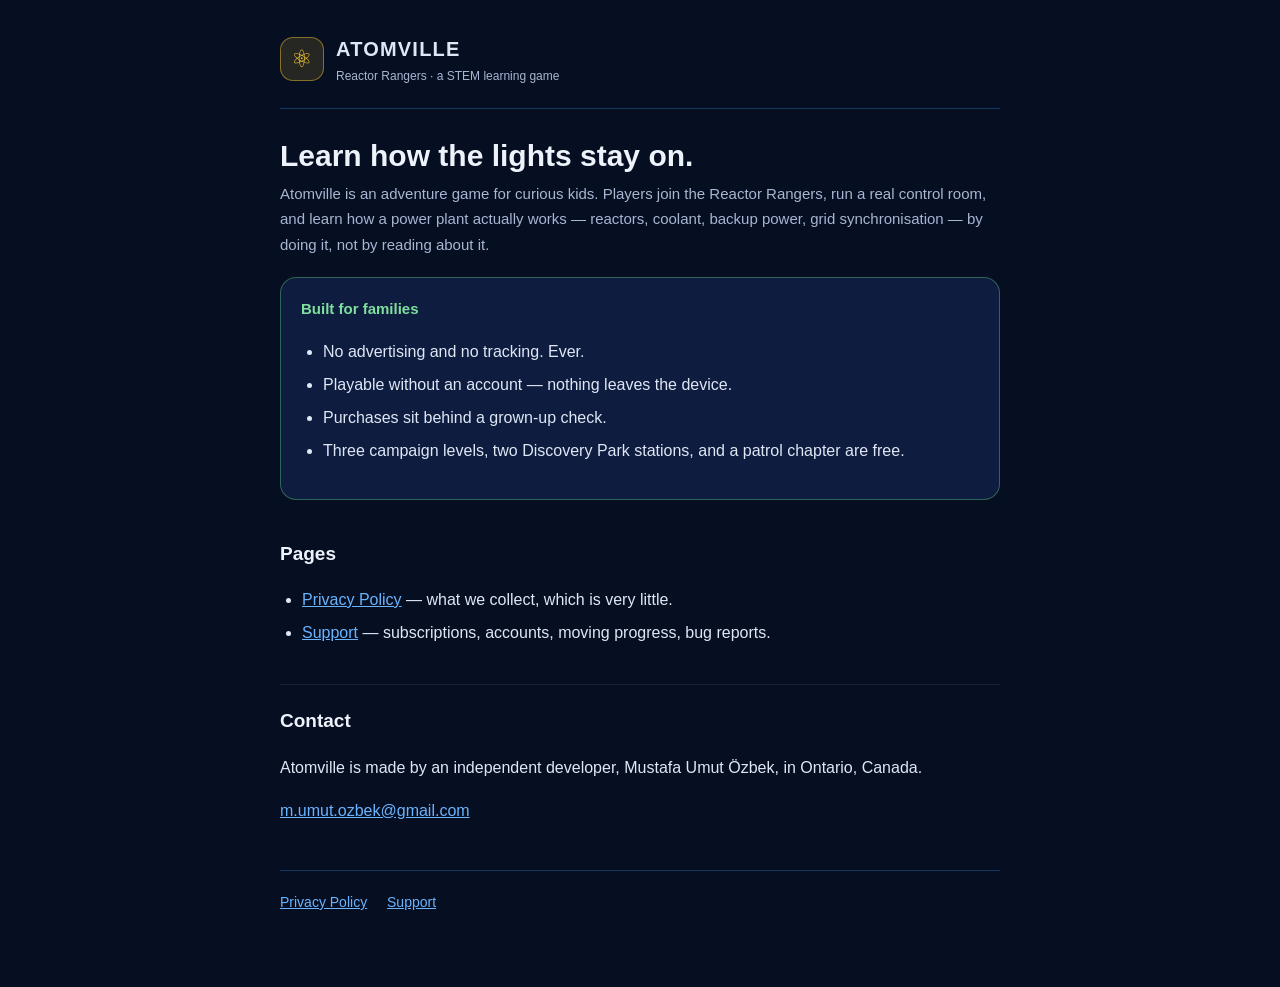
<file: index.html>
<!DOCTYPE html>
<html lang="en">
<head>
<meta charset="utf-8">
<meta name="viewport" content="width=device-width, initial-scale=1">
<title>Atomville — a STEM learning game</title>
<link rel="stylesheet" href="style.css">
</head>
<body>
<div class="wrap">

<header class="site">
  <div class="badge">&#9883;</div>
  <p class="brand">ATOMVILLE<small>Reactor Rangers &middot; a STEM learning game</small></p>
</header>

<h1>Learn how the lights stay on.</h1>
<p class="lede">Atomville is an adventure game for curious kids. Players join the
Reactor Rangers, run a real control room, and learn how a power plant actually
works — reactors, coolant, backup power, grid synchronisation — by doing it, not
by reading about it.</p>

<div class="card good">
  <h3>Built for families</h3>
  <ul>
    <li>No advertising and no tracking. Ever.</li>
    <li>Playable without an account — nothing leaves the device.</li>
    <li>Purchases sit behind a grown-up check.</li>
    <li>Three campaign levels, two Discovery Park stations, and a patrol chapter are free.</li>
  </ul>
</div>

<h2>Pages</h2>
<ul>
  <li><a href="privacy.html">Privacy Policy</a> — what we collect, which is very little.</li>
  <li><a href="support.html">Support</a> — subscriptions, accounts, moving progress, bug reports.</li>
</ul>

<h2>Contact</h2>
<p>Atomville is made by an independent developer, Mustafa Umut &Ouml;zbek, in
Ontario, Canada.</p>
<p><a href="mailto:m.umut.ozbek@gmail.com">m.umut.ozbek@gmail.com</a></p>

<footer>
  <a href="privacy.html">Privacy Policy</a>
  <a href="support.html">Support</a>
</footer>

</div>
</body>
</html>
</file>
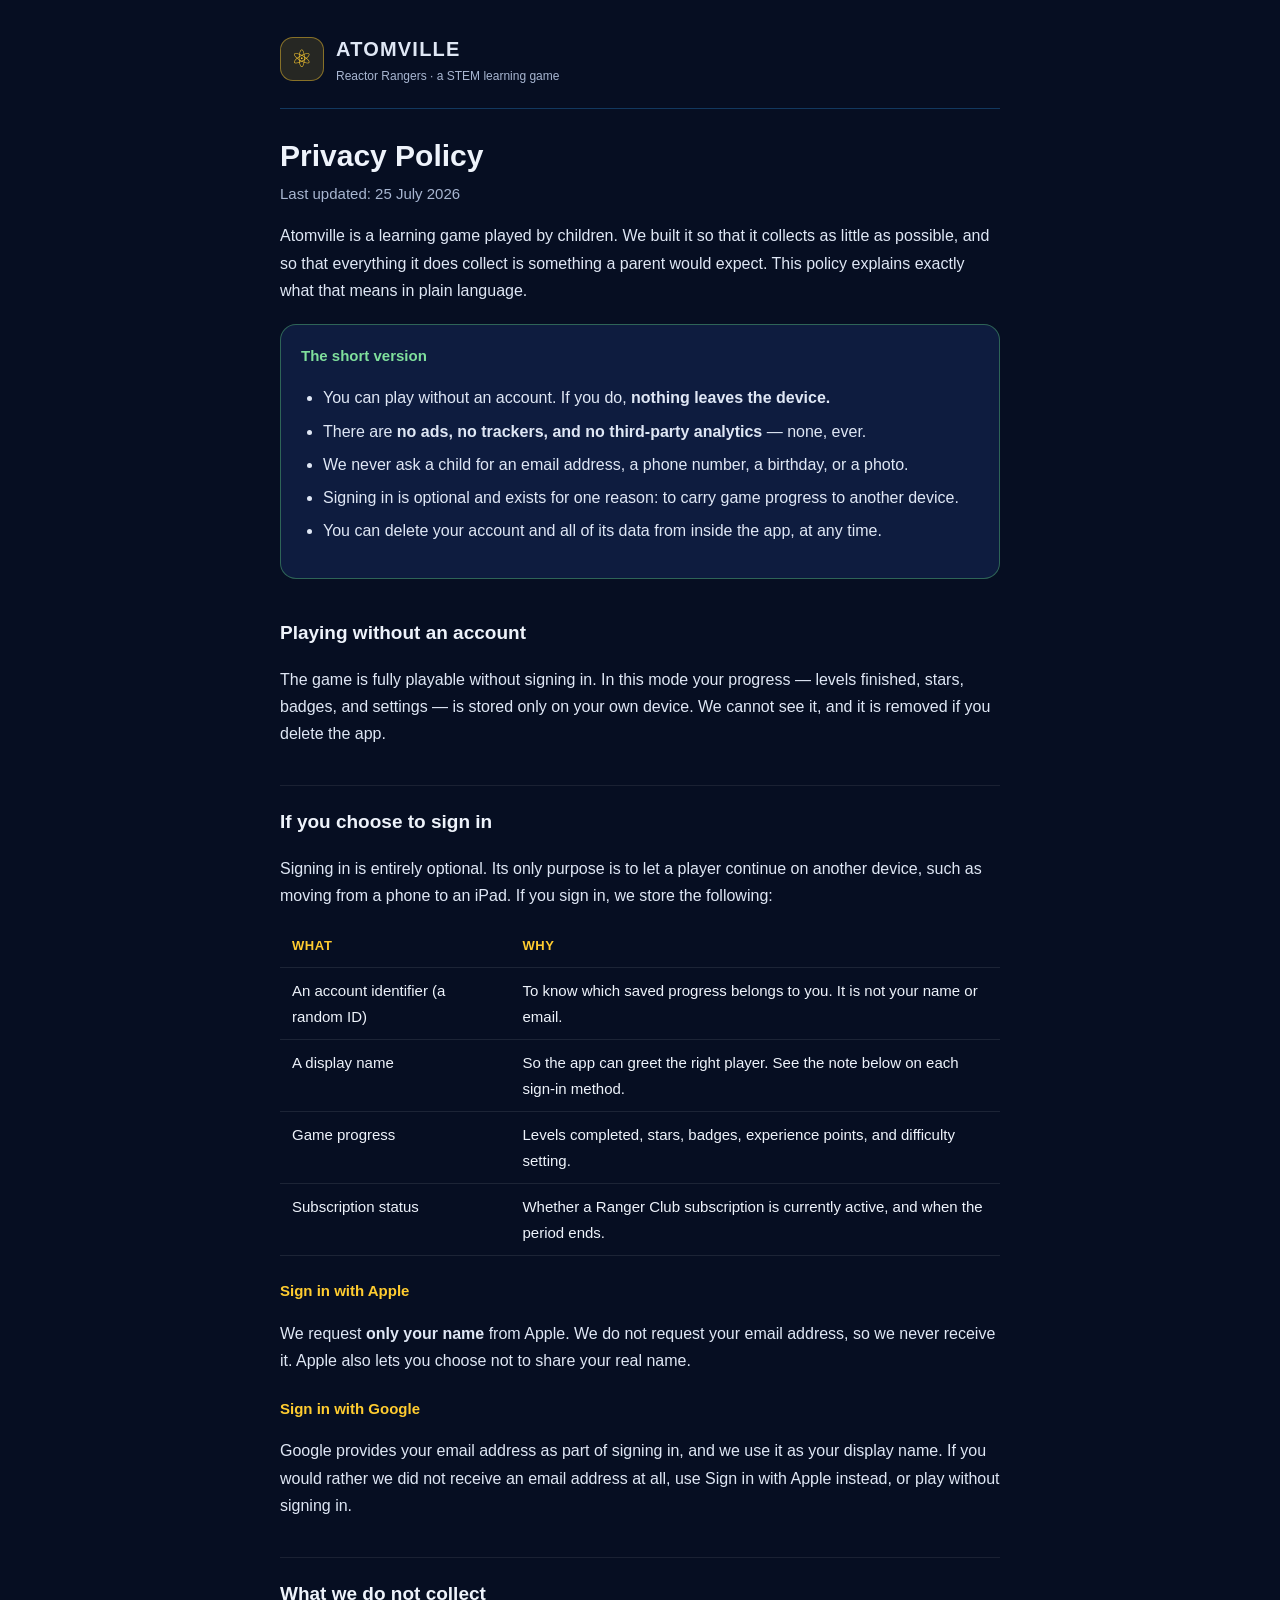
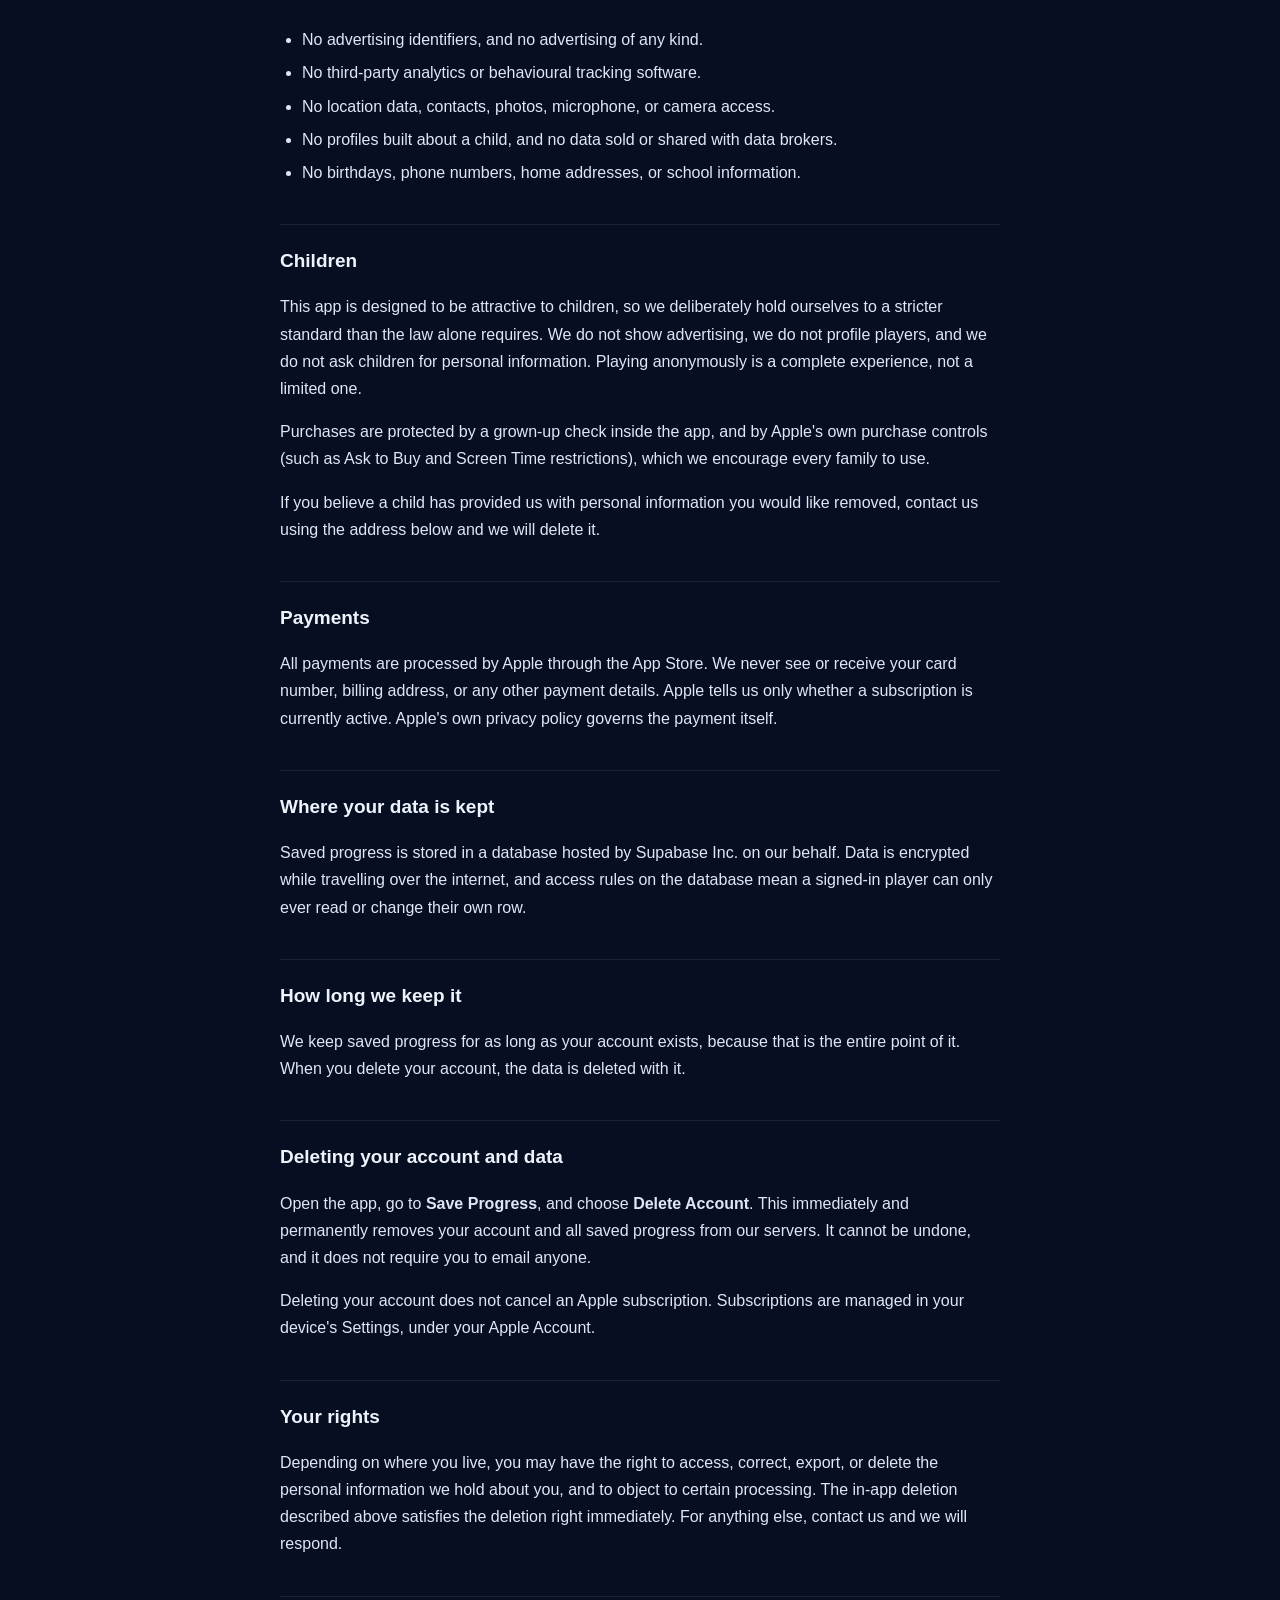
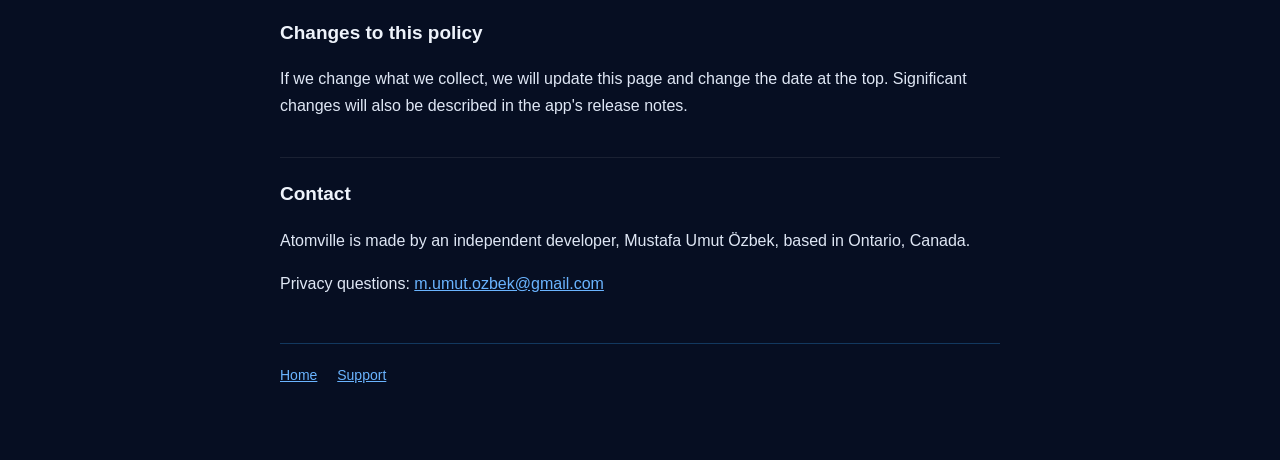
<file: privacy.html>
<!DOCTYPE html>
<html lang="en">
<head>
<meta charset="utf-8">
<meta name="viewport" content="width=device-width, initial-scale=1">
<title>Privacy Policy — Atomville</title>
<link rel="stylesheet" href="style.css">
</head>
<body>
<div class="wrap">

<header class="site">
  <div class="badge">&#9883;</div>
  <p class="brand">ATOMVILLE<small>Reactor Rangers &middot; a STEM learning game</small></p>
</header>

<h1>Privacy Policy</h1>
<p class="lede">Last updated: 25 July 2026</p>

<p>Atomville is a learning game played by children. We built it so that it collects
as little as possible, and so that everything it does collect is something a
parent would expect. This policy explains exactly what that means in plain
language.</p>

<div class="card good">
  <h3>The short version</h3>
  <ul>
    <li>You can play without an account. If you do, <strong>nothing leaves the device.</strong></li>
    <li>There are <strong>no ads, no trackers, and no third-party analytics</strong> — none, ever.</li>
    <li>We never ask a child for an email address, a phone number, a birthday, or a photo.</li>
    <li>Signing in is optional and exists for one reason: to carry game progress to another device.</li>
    <li>You can delete your account and all of its data from inside the app, at any time.</li>
  </ul>
</div>

<h2>Playing without an account</h2>
<p>The game is fully playable without signing in. In this mode your progress —
levels finished, stars, badges, and settings — is stored only on your own
device. We cannot see it, and it is removed if you delete the app.</p>

<h2>If you choose to sign in</h2>
<p>Signing in is entirely optional. Its only purpose is to let a player continue
on another device, such as moving from a phone to an iPad. If you sign in, we
store the following:</p>

<table>
  <tr>
    <th>What</th>
    <th>Why</th>
  </tr>
  <tr>
    <td>An account identifier (a random ID)</td>
    <td>To know which saved progress belongs to you. It is not your name or email.</td>
  </tr>
  <tr>
    <td>A display name</td>
    <td>So the app can greet the right player. See the note below on each sign-in method.</td>
  </tr>
  <tr>
    <td>Game progress</td>
    <td>Levels completed, stars, badges, experience points, and difficulty setting.</td>
  </tr>
  <tr>
    <td>Subscription status</td>
    <td>Whether a Ranger Club subscription is currently active, and when the period ends.</td>
  </tr>
</table>

<h3>Sign in with Apple</h3>
<p>We request <strong>only your name</strong> from Apple. We do not request your
email address, so we never receive it. Apple also lets you choose not to share
your real name.</p>

<h3>Sign in with Google</h3>
<p>Google provides your email address as part of signing in, and we use it as
your display name. If you would rather we did not receive an email address at
all, use Sign in with Apple instead, or play without signing in.</p>

<h2>What we do not collect</h2>
<ul>
  <li>No advertising identifiers, and no advertising of any kind.</li>
  <li>No third-party analytics or behavioural tracking software.</li>
  <li>No location data, contacts, photos, microphone, or camera access.</li>
  <li>No profiles built about a child, and no data sold or shared with data brokers.</li>
  <li>No birthdays, phone numbers, home addresses, or school information.</li>
</ul>

<h2>Children</h2>
<p>This app is designed to be attractive to children, so we deliberately hold
ourselves to a stricter standard than the law alone requires. We do not show
advertising, we do not profile players, and we do not ask children for personal
information. Playing anonymously is a complete experience, not a limited one.</p>
<p>Purchases are protected by a grown-up check inside the app, and by Apple's own
purchase controls (such as Ask to Buy and Screen Time restrictions), which we
encourage every family to use.</p>
<p>If you believe a child has provided us with personal information you would
like removed, contact us using the address below and we will delete it.</p>

<h2>Payments</h2>
<p>All payments are processed by Apple through the App Store. We never see or
receive your card number, billing address, or any other payment details. Apple
tells us only whether a subscription is currently active. Apple's own privacy
policy governs the payment itself.</p>

<h2>Where your data is kept</h2>
<p>Saved progress is stored in a database hosted by Supabase Inc. on our behalf.
Data is encrypted while travelling over the internet, and access rules on the
database mean a signed-in player can only ever read or change their own row.</p>

<h2>How long we keep it</h2>
<p>We keep saved progress for as long as your account exists, because that is the
entire point of it. When you delete your account, the data is deleted with it.</p>

<h2>Deleting your account and data</h2>
<p>Open the app, go to <strong>Save Progress</strong>, and choose
<strong>Delete Account</strong>. This immediately and permanently removes your
account and all saved progress from our servers. It cannot be undone, and it
does not require you to email anyone.</p>
<p>Deleting your account does not cancel an Apple subscription. Subscriptions are
managed in your device's Settings, under your Apple Account.</p>

<h2>Your rights</h2>
<p>Depending on where you live, you may have the right to access, correct,
export, or delete the personal information we hold about you, and to object to
certain processing. The in-app deletion described above satisfies the deletion
right immediately. For anything else, contact us and we will respond.</p>

<h2>Changes to this policy</h2>
<p>If we change what we collect, we will update this page and change the date at
the top. Significant changes will also be described in the app's release notes.</p>

<h2>Contact</h2>
<p>Atomville is made by an independent developer, Mustafa Umut &Ouml;zbek, based in
Ontario, Canada.</p>
<p>Privacy questions: <a href="mailto:m.umut.ozbek@gmail.com">m.umut.ozbek@gmail.com</a></p>

<footer>
  <a href="index.html">Home</a>
  <a href="support.html">Support</a>
</footer>

</div>
</body>
</html>
</file>
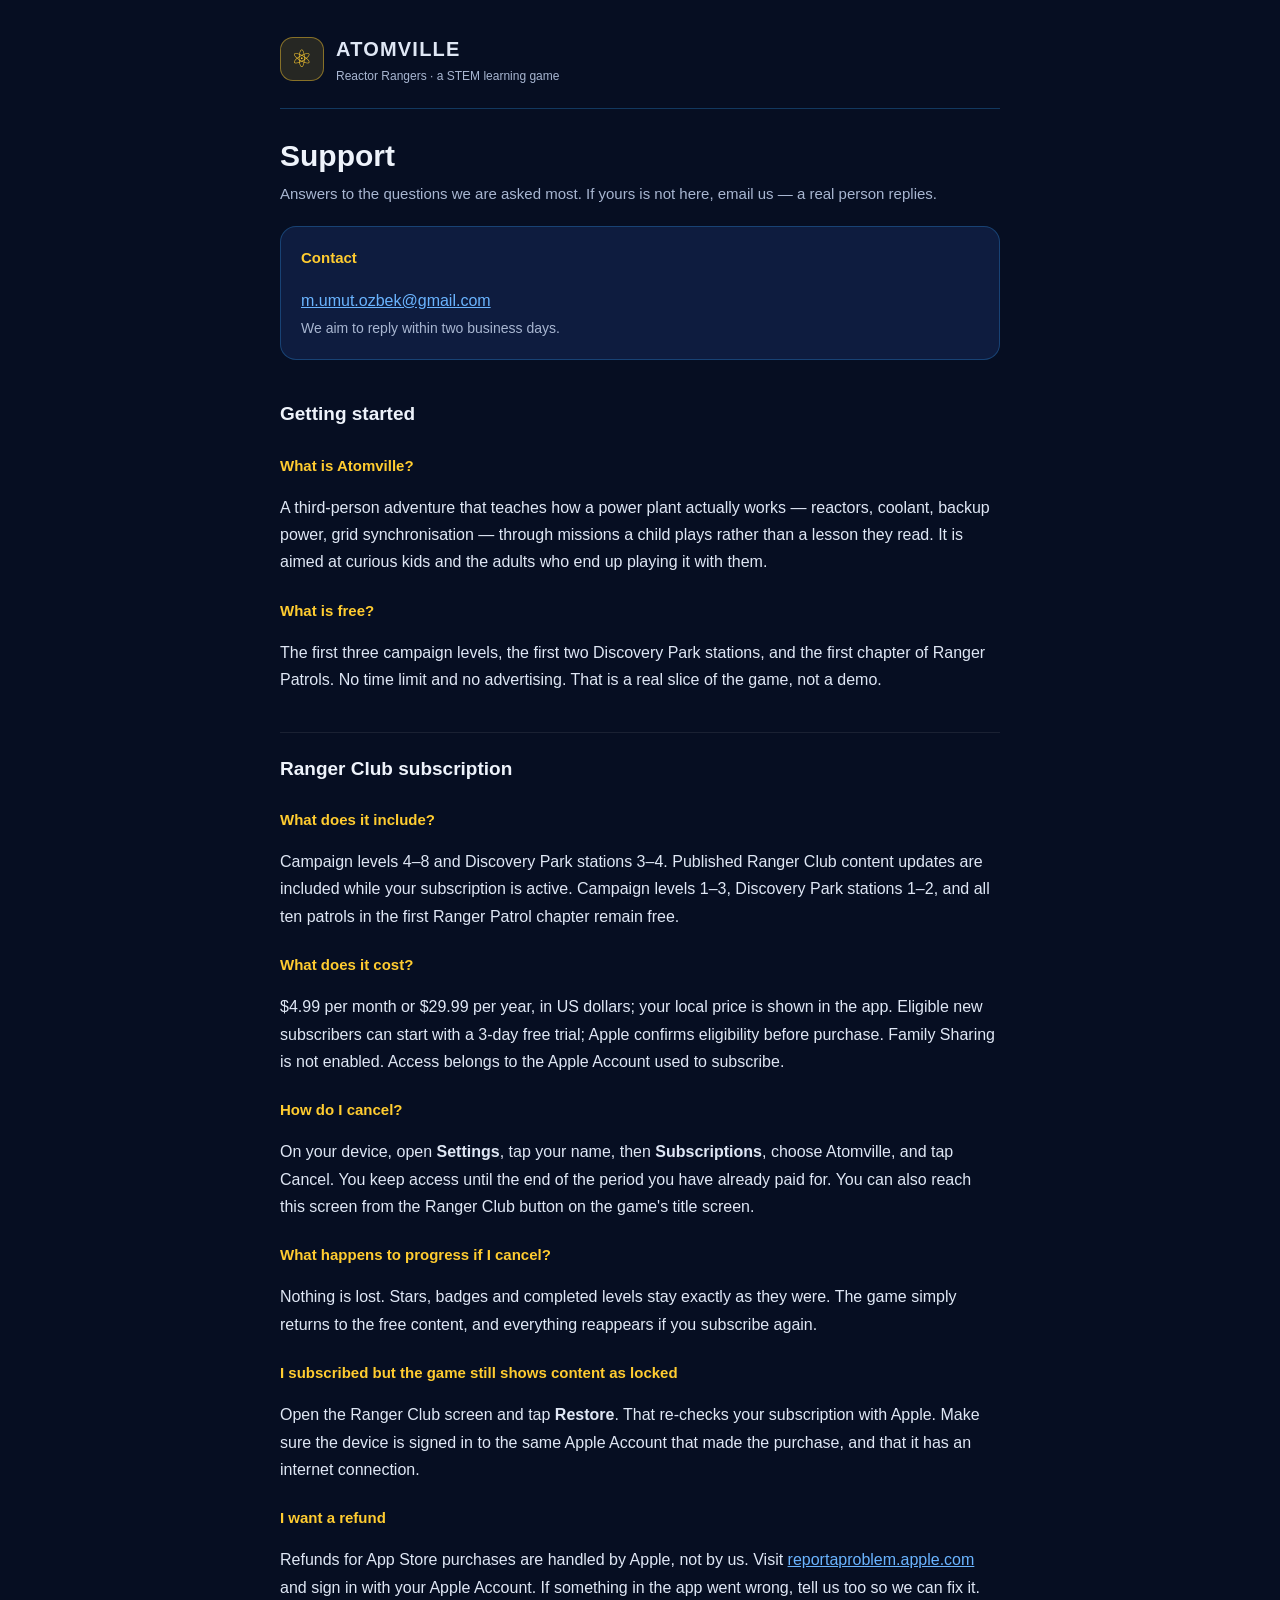
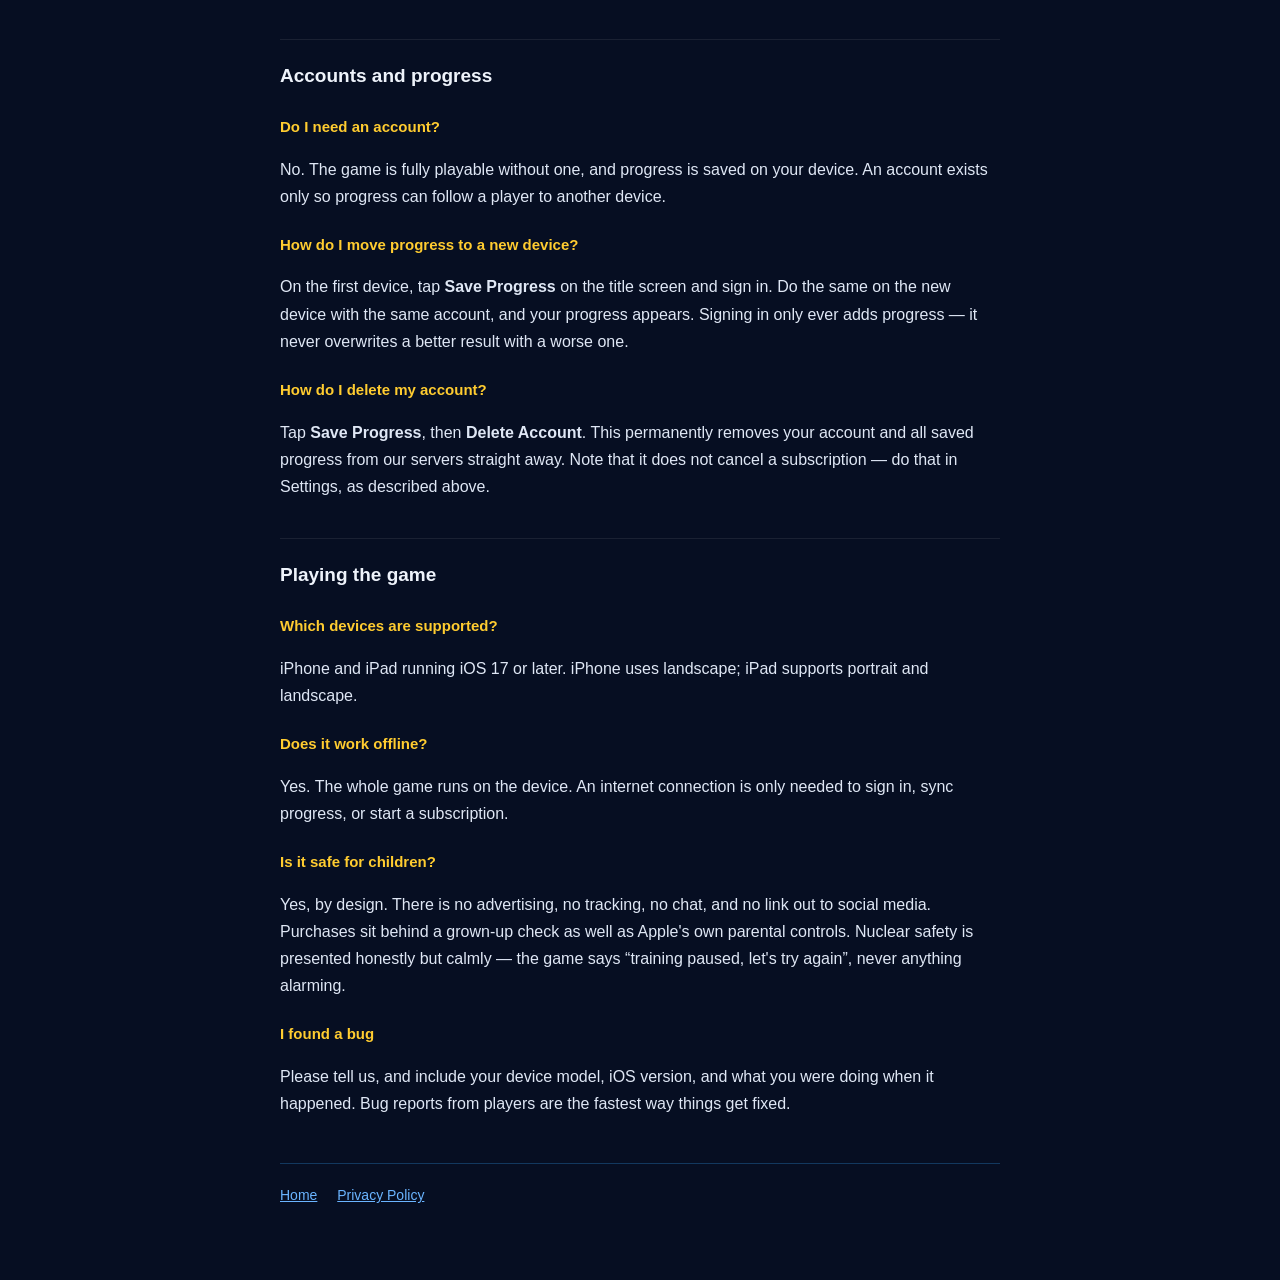
<file: support.html>
<!DOCTYPE html>
<html lang="en">
<head>
<meta charset="utf-8">
<meta name="viewport" content="width=device-width, initial-scale=1">
<title>Support — Atomville</title>
<link rel="stylesheet" href="style.css">
</head>
<body>
<div class="wrap">

<header class="site">
  <div class="badge">&#9883;</div>
  <p class="brand">ATOMVILLE<small>Reactor Rangers &middot; a STEM learning game</small></p>
</header>

<h1>Support</h1>
<p class="lede">Answers to the questions we are asked most. If yours is not here, email us — a real person replies.</p>

<div class="card">
  <h3>Contact</h3>
  <p style="margin-bottom:0"><a href="mailto:m.umut.ozbek@gmail.com">m.umut.ozbek@gmail.com</a><br>
  <span class="note">We aim to reply within two business days.</span></p>
</div>

<h2>Getting started</h2>

<h3>What is Atomville?</h3>
<p>A third-person adventure that teaches how a power plant actually works —
reactors, coolant, backup power, grid synchronisation — through missions a child
plays rather than a lesson they read. It is aimed at curious kids and the adults
who end up playing it with them.</p>

<h3>What is free?</h3>
<p>The first three campaign levels, the first two Discovery Park stations, and
the first chapter of Ranger Patrols. No time limit and no advertising. That is a
real slice of the game, not a demo.</p>

<h2>Ranger Club subscription</h2>

<h3>What does it include?</h3>
<p>Campaign levels 4&ndash;8 and Discovery Park stations 3&ndash;4. Published
Ranger Club content updates are included while your subscription is active.
Campaign levels 1&ndash;3, Discovery Park stations 1&ndash;2, and all ten patrols
in the first Ranger Patrol chapter remain free.</p>

<h3>What does it cost?</h3>
<p>$4.99 per month or $29.99 per year, in US dollars; your local price is shown
in the app. Eligible new subscribers can start with a 3-day free trial;
Apple confirms eligibility before purchase. Family Sharing is not enabled.
Access belongs to the Apple Account used to subscribe.</p>

<h3>How do I cancel?</h3>
<p>On your device, open <strong>Settings</strong>, tap your name, then
<strong>Subscriptions</strong>, choose Atomville, and tap Cancel. You keep access
until the end of the period you have already paid for. You can also reach this
screen from the Ranger Club button on the game's title screen.</p>

<h3>What happens to progress if I cancel?</h3>
<p>Nothing is lost. Stars, badges and completed levels stay exactly as they were.
The game simply returns to the free content, and everything reappears if you
subscribe again.</p>

<h3>I subscribed but the game still shows content as locked</h3>
<p>Open the Ranger Club screen and tap <strong>Restore</strong>. That re-checks
your subscription with Apple. Make sure the device is signed in to the same Apple
Account that made the purchase, and that it has an internet connection.</p>

<h3>I want a refund</h3>
<p>Refunds for App Store purchases are handled by Apple, not by us. Visit
<a href="https://reportaproblem.apple.com">reportaproblem.apple.com</a> and sign
in with your Apple Account. If something in the app went wrong, tell us too so we
can fix it.</p>

<h2>Accounts and progress</h2>

<h3>Do I need an account?</h3>
<p>No. The game is fully playable without one, and progress is saved on your
device. An account exists only so progress can follow a player to another
device.</p>

<h3>How do I move progress to a new device?</h3>
<p>On the first device, tap <strong>Save Progress</strong> on the title screen and
sign in. Do the same on the new device with the same account, and your progress
appears. Signing in only ever adds progress — it never overwrites a better result
with a worse one.</p>

<h3>How do I delete my account?</h3>
<p>Tap <strong>Save Progress</strong>, then <strong>Delete Account</strong>. This
permanently removes your account and all saved progress from our servers straight
away. Note that it does not cancel a subscription — do that in Settings, as
described above.</p>

<h2>Playing the game</h2>

<h3>Which devices are supported?</h3>
<p>iPhone and iPad running iOS 17 or later. iPhone uses landscape;
iPad supports portrait and landscape.</p>

<h3>Does it work offline?</h3>
<p>Yes. The whole game runs on the device. An internet connection is only needed
to sign in, sync progress, or start a subscription.</p>

<h3>Is it safe for children?</h3>
<p>Yes, by design. There is no advertising, no tracking, no chat, and no link out
to social media. Purchases sit behind a grown-up check as well as Apple's own
parental controls. Nuclear safety is presented honestly but calmly — the game
says &ldquo;training paused, let's try again&rdquo;, never anything alarming.</p>

<h3>I found a bug</h3>
<p>Please tell us, and include your device model, iOS version, and what you were
doing when it happened. Bug reports from players are the fastest way things get
fixed.</p>

<footer>
  <a href="index.html">Home</a>
  <a href="privacy.html">Privacy Policy</a>
</footer>

</div>
</body>
</html>
</file>
<file: style.css>
:root {
  --navy: #091533;
  --navy-deep: #060e22;
  --panel: #0e1c3f;
  --stroke: rgba(52, 166, 250, 0.28);
  --gold: #ffcc30;
  --bolt: #2189f5;
  --text: #eef3fb;
  --muted: #a8b6d1;
}

* { box-sizing: border-box; }

body {
  margin: 0;
  background: var(--navy-deep);
  color: var(--text);
  font: 16px/1.7 -apple-system, BlinkMacSystemFont, "Segoe UI", Roboto, sans-serif;
  -webkit-text-size-adjust: 100%;
}

.wrap { max-width: 760px; margin: 0 auto; padding: 32px 20px 72px; }

header.site {
  display: flex; align-items: center; gap: 12px;
  padding-bottom: 22px; margin-bottom: 28px;
  border-bottom: 1px solid var(--stroke);
}
.badge {
  width: 44px; height: 44px; flex: none;
  display: grid; place-items: center;
  border-radius: 13px;
  background: rgba(255, 204, 48, 0.13);
  border: 1px solid rgba(255, 204, 48, 0.45);
  font-size: 24px;
  line-height: 1;
  color: var(--gold);
}
.brand { font-size: 20px; font-weight: 800; letter-spacing: 1.2px; margin: 0; }
.brand small { display: block; font-size: 12px; font-weight: 500; letter-spacing: 0; color: var(--muted); }

h1 { font-size: 30px; line-height: 1.25; margin: 0 0 6px; }
h2 {
  font-size: 19px; margin: 38px 0 10px;
  padding-top: 20px; border-top: 1px solid rgba(255, 255, 255, 0.08);
}
h2:first-of-type { border-top: 0; padding-top: 0; }
h3 { font-size: 15px; margin: 22px 0 6px; color: var(--gold); }
p, li { color: #dfe7f5; }
.lede { color: var(--muted); font-size: 15px; margin-top: 0; }
ul { padding-left: 22px; }
li { margin: 6px 0; }
a { color: #6ab4ff; }

.card {
  background: var(--panel);
  border: 1px solid var(--stroke);
  border-radius: 16px;
  padding: 18px 20px;
  margin: 20px 0;
}
.card.good { border-color: rgba(92, 200, 120, 0.42); }
.card h3 { margin-top: 0; }
.card.good h3 { color: #7fdf9c; }

table { width: 100%; border-collapse: collapse; margin: 14px 0; font-size: 15px; }
th, td { text-align: left; padding: 10px 12px; border-bottom: 1px solid rgba(255,255,255,0.09); vertical-align: top; }
th { color: var(--gold); font-size: 13px; text-transform: uppercase; letter-spacing: 0.6px; }

.note { font-size: 14px; color: var(--muted); }
footer { margin-top: 46px; padding-top: 20px; border-top: 1px solid var(--stroke); font-size: 14px; color: var(--muted); }
footer a { margin-right: 16px; }

@media (max-width: 520px) {
  h1 { font-size: 25px; }
  .wrap { padding: 24px 16px 56px; }
  /* Stack rows; the first cell reads as the label so the header row is
     redundant and stacking it just produces two orphan words. */
  table, tbody, td, tr { display: block; }
  tr:first-child { display: none; }
  td { border-bottom: 0; padding: 2px 0; }
  td:first-child { font-weight: 700; padding-top: 10px; }
  td:last-child { color: var(--muted); padding-bottom: 10px; }
  tr { border-bottom: 1px solid rgba(255,255,255,0.09); }
}
</file>
